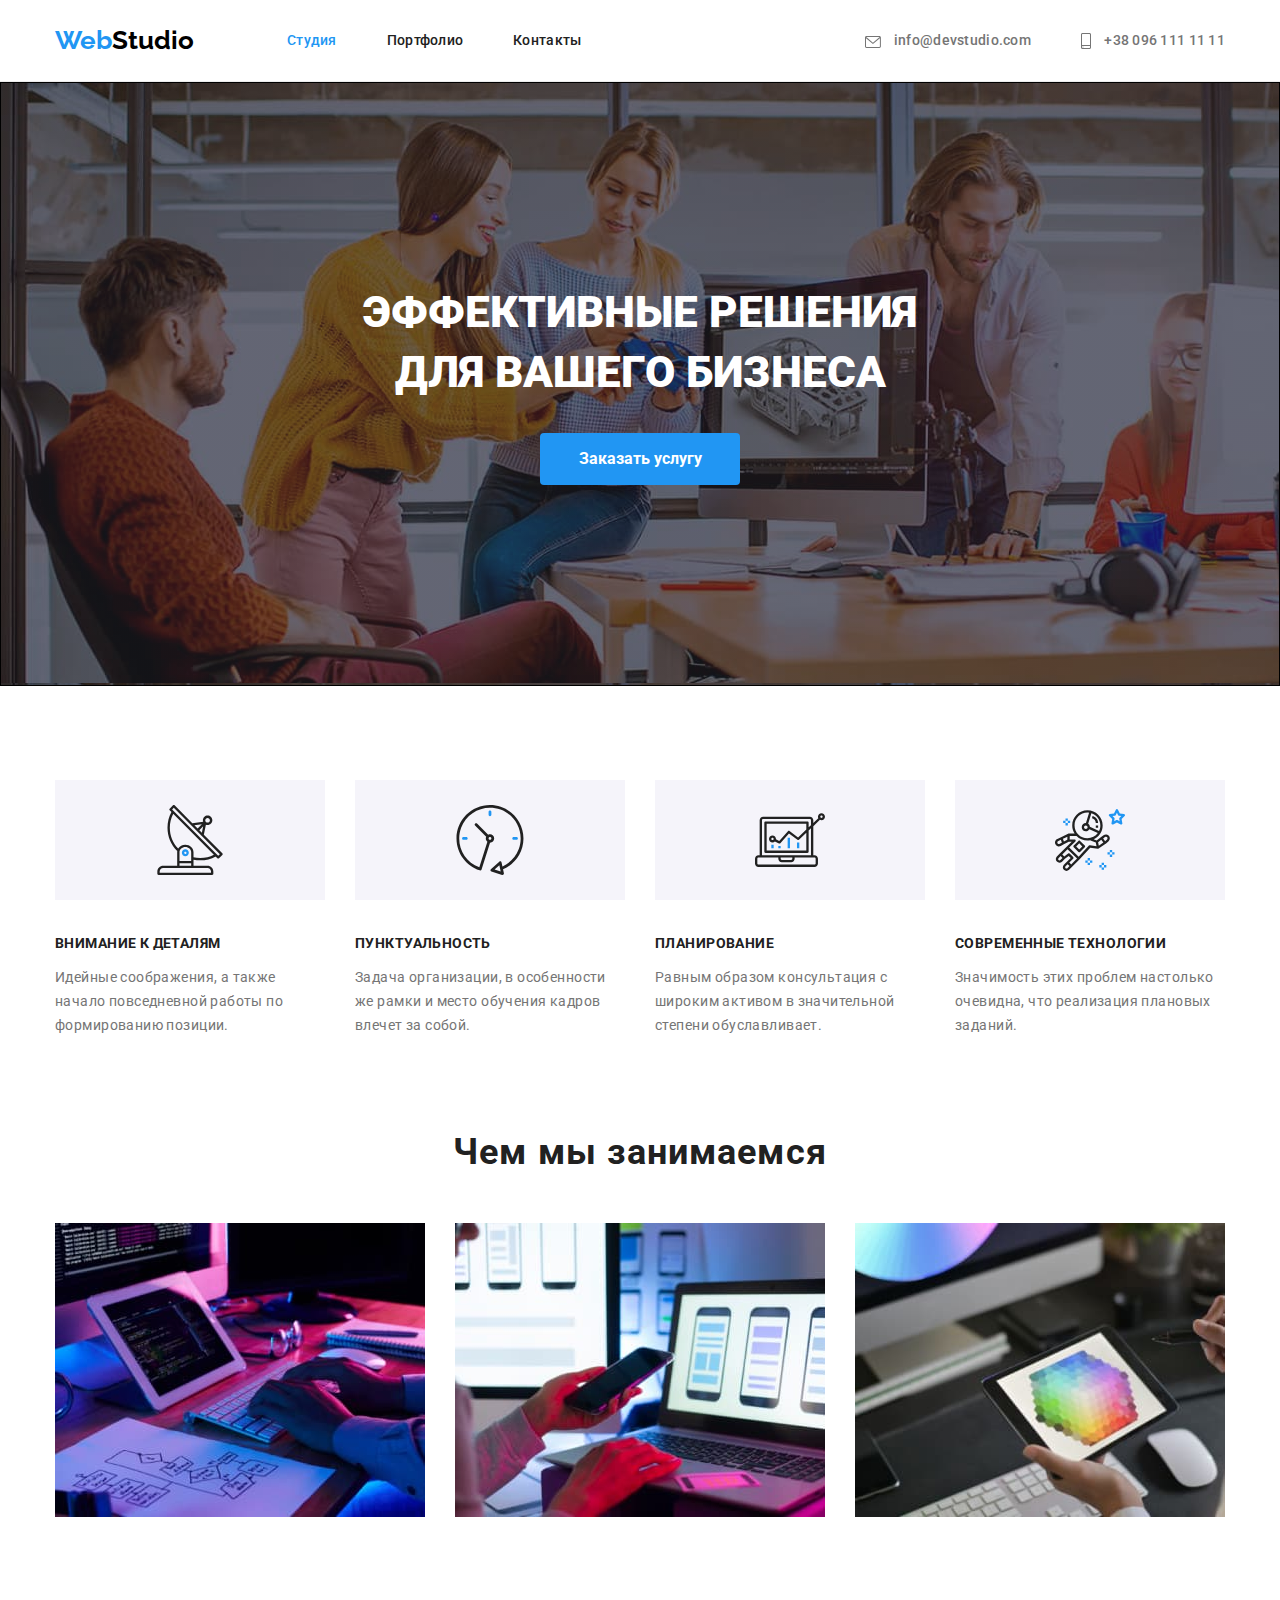
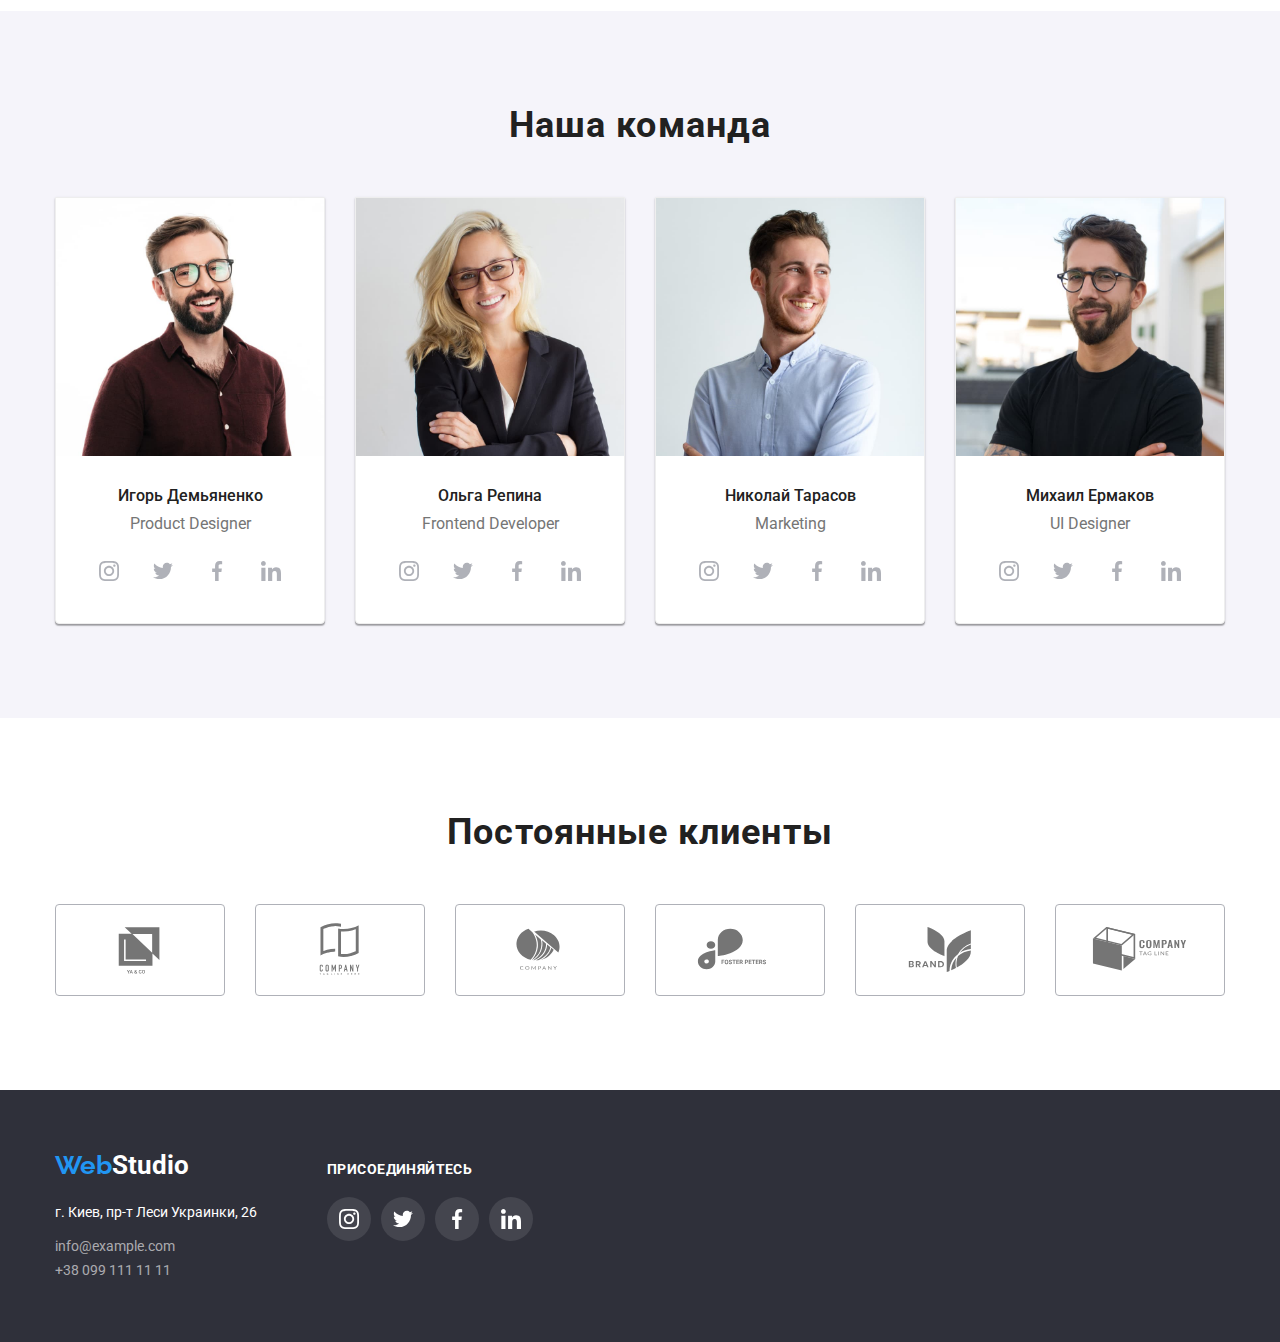
<file: index.html>
<!DOCTYPE html>
<html lang="ru">
<head>
    <link rel="stylesheet" href="https://cdnjs.cloudflare.com/ajax/libs/modern-normalize/1.1.0/modern-normalize.min.css"> 
    <meta charset="UTF-8">
    <meta http-equiv="X-UA-Compatible" content="IE=edge">
    <meta name="viewport" content="width=device-width, initial-scale=1.0">
    <title>WebStudio</title>
    <link rel="preconnect" href="https://fonts.googleapis.com">
    <link rel="preconnect" href="https://fonts.gstatic.com" crossorigin>
    <link href="https://fonts.googleapis.com/css2?family=Raleway:wght@700&family=Roboto:wght@400;500;700;900&display=swap"
        rel="stylesheet">
    <link rel="stylesheet" href="./scc/style.css">
</head>

<body class="page">

    <!--Company info section-->
  
    <header class="header">
        <div class="container">
            <nav class="header-nav">
        <a href="./" class="site-logo link"><span class="logo-blue link">Web</span>Studio</a>
        <ul class="site-nav list">
            <li class="item"><a href="./index.html" class="site-nav-link link current">Студия</a></li>
            <li class="item"><a href="./portfolio.html" class="site-nav-link link">Портфолио</a></li>
            <li class="item"><a href="" class="site-nav-link link">Контакты</a></li>
        </ul>
        </nav>
        <ul class="contact-nav list">
            <li class="item">
               <a href="mailto:info@devstudio.com" class="contact-nav-item link">
                     <svg class="contact-icon-mail contact-icon" width="16" height="12">
                        <use href="./image/sprite.svg#icon-envelope"></use>
                     </svg>
            info@devstudio.com
              </a>
            </li>
            <li class="item">
                <a href="+380961111111" class="contact-nav-item link">
                     <svg class="contact-icon-tel contact-icon" width="10" height="16">
                        <use href="./image/sprite.svg#icon-smartphone"></use>
                     </svg>
                    +38 096 111 11 11</a>
            </li>
        </ul>
        </div>
    </header>
  
   
    <!--Main section-->
<main>
    <!--Hero-->
    <section  class="hero">
        <div class="container">
        <h1  class="hero-title">Эффективные решения<br> для вашего бизнеса</h1>
        <button type="button" class="button">Заказать услугу</button>
        </div>
    </section>


    <!--Our Benefits-->
    <section class="benefits">
        <div class="container">
        <ul class="benefits-title list"> 
            <li class="list-item">
                <div class="icon-box">
                <svg class="benefits-icon" width="70" height="70">
                    <use href="./image/sprite.svg#icon-antenna"></use>
                </svg>
                </div> 
            <h3 class="benefits-title-list">Внимание к деталям</h3>
            <p class="benefits-content">Идейные соображения, а также начало повседневной работы по формированию позиции.</p>
            </li>
            <li class="list-item">
                <div class="icon-box">
                <svg class="benefits-icon" width="70" height="70">
                    <use href="./image/sprite.svg#icon-clock"></use>
                </svg>
                </div>
            <h3 class="benefits-title-list">Пунктуальность</h3>
            <p class="benefits-content">Задача организации, в особенности же рамки и место обучения кадров влечет за собой.</p>
        </li>
        <li class="list-item">
            <div class="icon-box">
            <svg class="benefits-icon" width="70" height="70">
                <use href="./image/sprite.svg#icon-diagram"></use>
            </svg>
            </div>
            <h3 class="benefits-title-list">Планирование</h3>
            <p class="benefits-content">Равным образом консультация с широким активом в значительной степени обуславливает.</p>
        </li>
        <li class="list-item">
            <div class="icon-box">
            <svg class="benefits-icon" width="70" height="70">
                <use href="./image/sprite.svg#icon-astronaut"></use>
            </svg>
            </div>
            <h3 class="benefits-title-list">Современные технологии</h3>
            <p class="benefits-content">Значимость этих проблем настолько очевидна, что реализация плановых заданий.</p>
        </li>
        </ul>
        </div>
    </section>
    


        <!--What we do-->
        <section class="our-work section">
            <div class="container">
        <h2 class="title">Чем мы занимаемся</h2>
        <ul class="work-image list" >
            <li class="item"><img src="./image/box1.jpg" alt="Работа с компьютером" width="370" class="section-title"></li>
            <li class="item"><img src="./image/box2.jpg" alt="Работа с телефоном" width="370" class="section-title"></li>
            <li class="item"><img src="./image/box3.jpg" alt="Работа с планшетом" width="370" class="section-title"></li>
        </ul>
        </div>
    </section>

    <!--Our team-->
    <section class="team section">
        <div class="container">
        <h2 class="title">Наша команда</h2>
        <ul class="team list">
            <li class="team-item">
            <img src="./image/team1.jpg" alt="Сотрудник 1" width="270">
            <div class="team-name">
            <h3 class="team-title">Игорь Демьяненко</h3>
            <p class="title-eng" lang="en">Product Designer</p>
            <ul class="team-socials socials-list list">
                <li class="socials-item">
                    <a href="" class="socials-link link">
                        <svg class="socials-icon" width="20" height="20">
                            <use href="./image/sprite.svg#icon-instagram"></use>
                        </svg>
                    </a>
                </li>
                <li class="socials-item">
                    <a href="" class="socials-link link">
                        <svg class="socials-icon" width="20" height="20">
                            <use href="./image/sprite.svg#icon-twitter"></use>
                        </svg>
                    </a>
                </li>
                <li class="socials-item">
                    <a href="" class="socials-link">
                        <svg class="socials-icon" width="20" height="20">
                            <use href="./image/sprite.svg#icon-facebook"></use>
                        </svg>
                    </a>
                </li>
                <li class="socials-item">
                    <a href="" class="socials-link">
                        <svg class="socials-icon" width="20" height="20">
                            <use href="./image/sprite.svg#icon-linkedin"></use>
                        </svg>
                    </a>
                </li>
            </ul>
            </div>
            </li>
            <li class="team-item">
                <img src="./image/team2.jpg" alt="Сотрудник 2" width="270">
                <div class="team-name">
                <h3 class="team-title">Ольга Репина</h3>
                <p class="title-eng" lang="en">Frontend Developer</p>
               <ul class="team-socials socials-list list">
                   <li class="socials-item">
                       <a href="" class="socials-link">
                    <svg class="socials-icon" width="20" height="20">
                        <use href="./image/sprite.svg#icon-instagram"></use>
                    </svg>
                    </a>
                   </li>
                <li class="socials-item">
                    <a href="" class="socials-link">
                        <svg class="socials-icon" width="20" height="20">
                            <use href="./image/sprite.svg#icon-twitter"></use>
                        </svg>
                    </a>
                </li>
                <li class="socials-item">
                    <a href="" class="socials-link">
                        <svg class="socials-icon" width="20" height="20">
                            <use href="./image/sprite.svg#icon-facebook"></use>
                        </svg>
                    </a>
                </li>
                <li class="socials-item">
                    <a href="" class="socials-link">
                        <svg class="socials-icon" width="20" height="20">
                            <use href="./image/sprite.svg#icon-linkedin"></use>
                        </svg>
                    </a>
                </li>
            </ul>
             </div>
            </li>
            <li class="team-item">
                <img src="./image/team3.jpg" alt="Сотрудник 3" width="270">
                <div class="team-name">
                <h3 class="team-title">Николай Тарасов</h3>
                <p class="title-eng" lang="en">Marketing</p>
                <ul class="team-socials socials-list list">
                    <li class="socials-item">
                        <a href="" class="socials-link link">
                            <svg class="socials-icon" width="20" height="20">
                                <use href="./image/sprite.svg#icon-instagram"></use>
                            </svg>
                        </a>
                    </li>
                    <li class="socials-item">
                        <a href="" class="socials-link link">
                            <svg class="socials-icon" width="20" height="20">
                                <use href="./image/sprite.svg#icon-twitter"></use>
                            </svg>
                        </a>
                    </li>
                    <li class="socials-item">
                        <a href="" class="socials-link link">
                            <svg class="socials-icon" width="20" height="20">
                                <use href="./image/sprite.svg#icon-facebook"></use>
                            </svg>
                        </a>
                    </li>
                    <li class="socials-item">
                        <a href="" class="socials-link link">
                            <svg class="socials-icon" width="20" height="20">
                                <use href="./image/sprite.svg#icon-linkedin"></use>
                            </svg>
                        </a>
                    </li>
                </ul>
                </div>
            </li>
            <li class="team-item">
                <img src="./image/team4.jpg" alt="Сотрудник 4" width="270">
                <div class="team-name">
                <h3 class="team-title">Михаил Ермаков</h3>
                <p class="title-eng"lang="en">UI Designer</p>
                <ul class="team-socials socials-list list">
                    <li class="socials-item">
                        <a href="" class="socials-link link">
                            <svg class="socials-icon" width="20" height="20">
                                <use href="./image/sprite.svg#icon-instagram"></use>
                            </svg>
                        </a>
                    </li>
                    <li class="socials-item">
                        <a href="" class="socials-link link">
                            <svg class="socials-icon" width="20" height="20">
                                <use href="./image/sprite.svg#icon-twitter"></use>
                            </svg>
                        </a>
                    </li>
                    <li class="socials-item">
                        <a href="" class="socials-link link">
                            <svg class="socials-icon" width="20" height="20">
                                <use href="./image/sprite.svg#icon-facebook"></use>
                            </svg>
                        </a>
                    </li>
                    <li class="socials-item">
                        <a href="" class="socials-link link">
                            <svg class="socials-icon" width="20" height="20">
                                <use href="./image/sprite.svg#icon-linkedin"></use>
                            </svg>
                        </a>
                    </li>
                </ul>
                </div>
            </li>
        </ul>
        </div>
    </section>
</main>

<!--Our Clients-->
<section class="client section">
<div class="container">
<h2 class="title">Постоянные клиенты</h2>
<ul class="client-list list">
    <li class="client-list-item">
        <a href="" class="client-link link">
            <svg class="client-icon" width="106" height="60">
                <use href="./image/sprite.svg#icon-client1"></use>
            </svg>
        </a>
    </li>
    <li class="client-list-item">
        <a href="" class="client-link link">
            <svg class="client-icon" width="106" height="60">
                <use href="./image/sprite.svg#icon-client2"></use>
            </svg>
        </a>
    </li>
    <li class="client-list-item">
        <a href="" class="client-link link">
            <svg class="client-icon" width="106" height="60">
                <use href="./image/sprite.svg#icon-client3"></use>
            </svg>
        </a>
    </li>
    <li class="client-list-item">
        <a href="" class="client-link link">
            <svg class="client-icon" width="106" height="60">
                <use href="./image/sprite.svg#icon-client4"></use>
            </svg>
        </a>
    </li>
    <li class="client-list-item">
        <a href="" class="client-link link">
            <svg class="client-icon" width="106" height="60">
                <use href="./image/sprite.svg#icon-client5"></use>
            </svg>
        </a>
    </li>
    <li class="client-list-item">
        <a href="" class="client-link link">
            <svg class="client-icon" width="106" height="60">
                <use href="./image/sprite.svg#icon-client6"></use>
            </svg>
        </a>
    </li>

</ul>
</div>
</section>

<!--Footer-->
    <footer class="footer section">
        <!--Company Contacts-->
        <div class="container footer-container">
            <div class="footer-contact">
           <a href="./index.html" class="footer-logo link"><span class="logo-blue">Web</span>Studio</a>
           <address>
                <a href="https://goo.gl/maps/cJGYPFcAXHMfUzg28" target="_blank" rel="noopener noreferrer"
                    class="address-map link">г. Киев, пр-т Леси Украинки, 26</a>
                <ul class="address list">
                    <li class="footer-mail"><a href="mailto:info@example.com"
                            class="address-link-mail link">info@example.com</a>
                    </li>
                    <li class="footer-tel"><a href="+380991111111" class="address-link-tel link">+38 099 111 11 11</a>
                    </li>
                </ul>
            </address>
        </div>
        <div class="footer-socials-box">
            <h2 class="footer-socials-title">присоединяйтесь</h2>
            <ul class="footer-socials  list">
                <li class="footer-socials-item">
                    <a href="" class="footer-socials-link link">
                        <svg class="footer-socials-icon" width="20" height="20">
                            <use href="./image/sprite.svg#icon-instagram"></use>
                        </svg>
                    </a>
                </li>
                <li class="footer-socials-item">
                    <a href="" class="footer-socials-link link">
                        <svg class="footer-socials-icon" width="20" height="20">
                            <use href="./image/sprite.svg#icon-twitter"></use>
                        </svg>
                    </a>
                </li>
                <li class="footer-socials-item">
                    <a href="" class="footer-socials-link link">
                        <svg class="footer-socials-icon" width="20" height="20">
                            <use href="./image/sprite.svg#icon-facebook"></use>
                        </svg>
                    </a>
                </li>
                <li class="footer-socials-item">
                    <a href="" class="footer-socials-link link">
                        <svg class="footer-socials-icon" width="20" height="20">
                            <use href="./image/sprite.svg#icon-linkedin"></use>
                        </svg>
                    </a>
                </li>
            </ul>
          </div> 
        </div>
    </div>
    </footer>
</body>
</html>
</file>
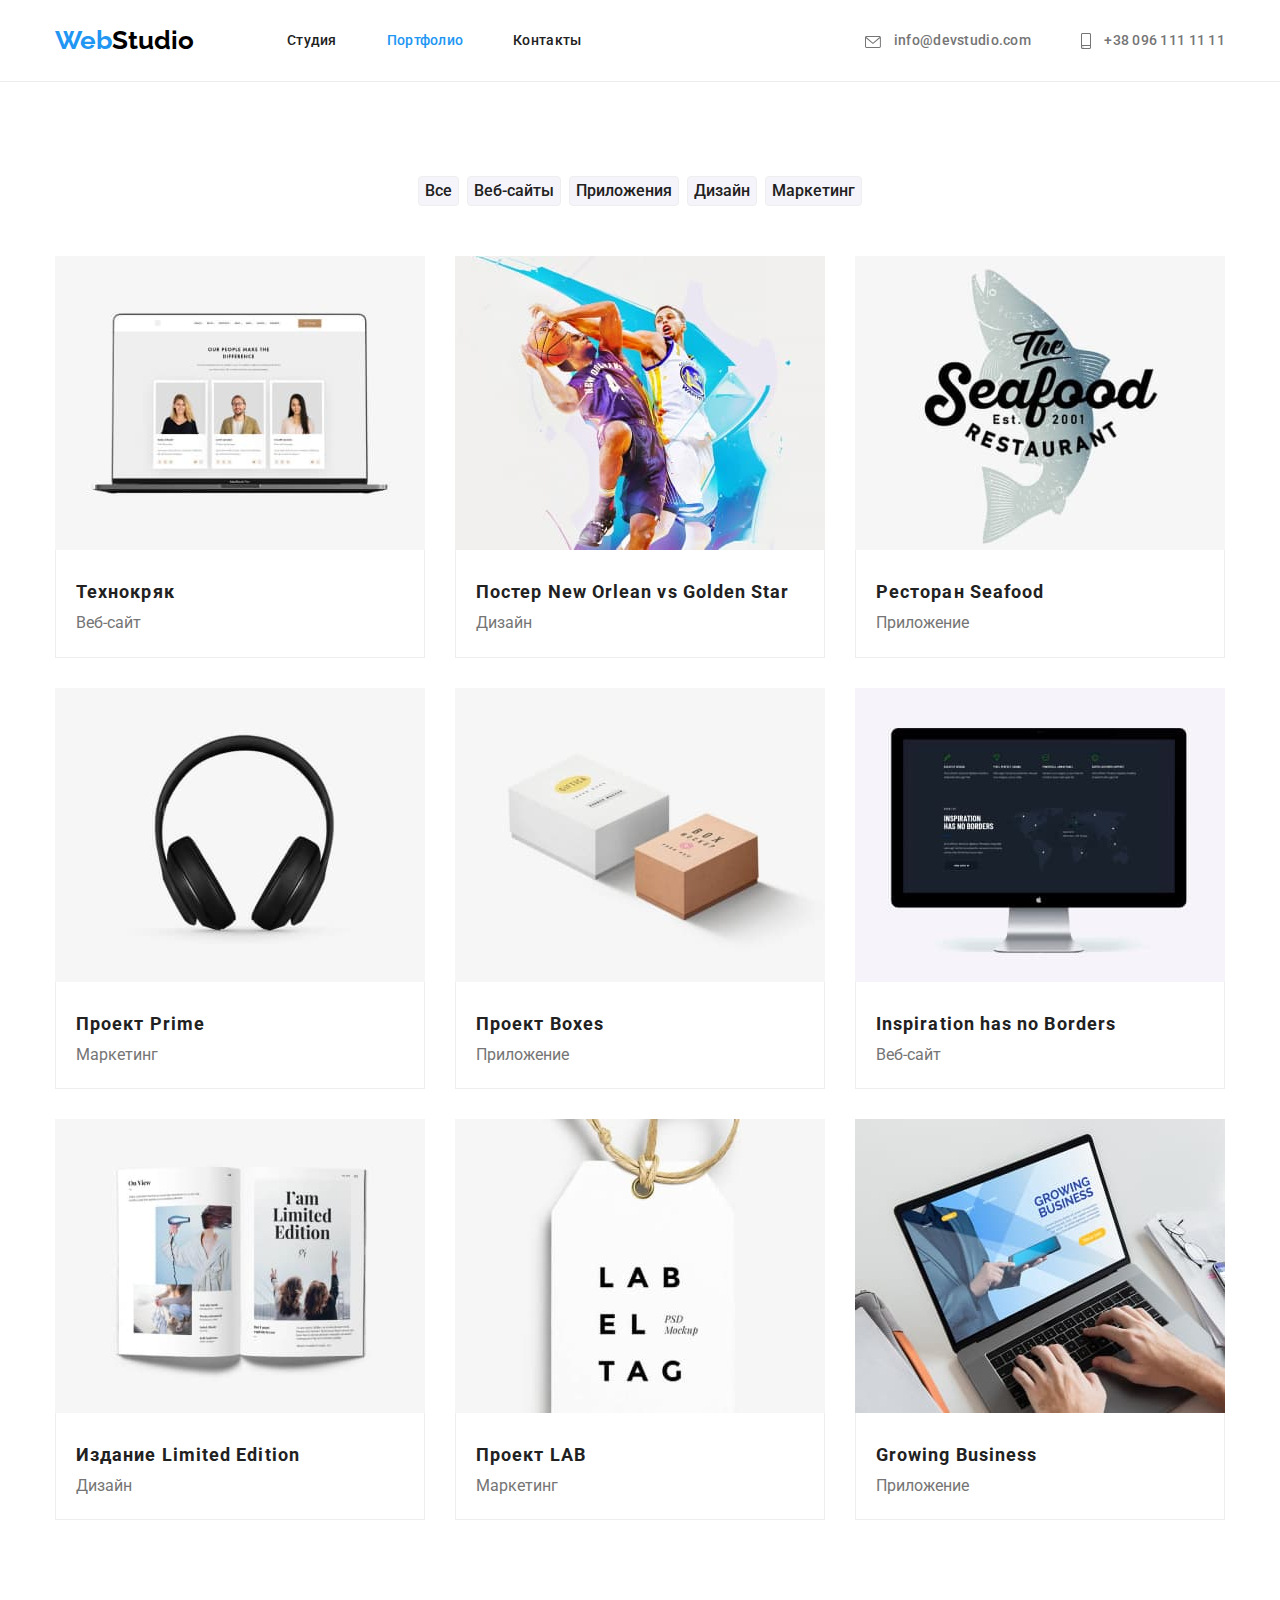
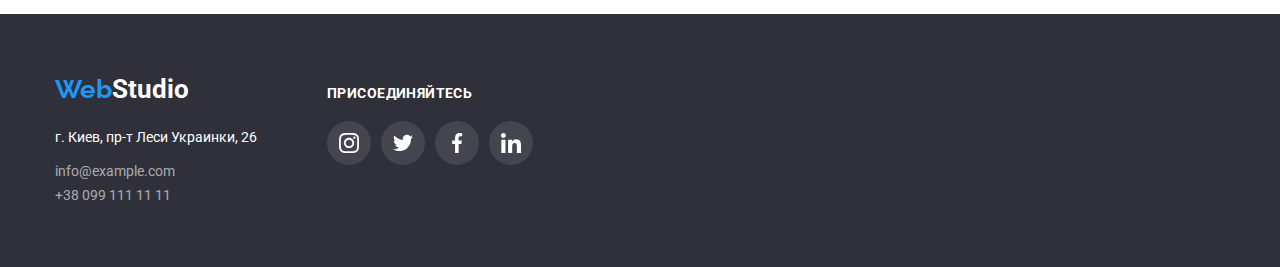
<file: portfolio.html>
<!DOCTYPE html>
<html lang="ru">

<head>
    <link rel="stylesheet"
        href="https://cdnjs.cloudflare.com/ajax/libs/modern-normalize/1.1.0/modern-normalize.min.css">
    <meta charset="UTF-8">
    <meta http-equiv="X-UA-Compatible" content="IE=edge">
    <meta name="viewport" content="width=device-width, initial-scale=1.0">
    <title>WebStudio</title>
    <link rel="preconnect" href="https://fonts.googleapis.com">
    <link rel="preconnect" href="https://fonts.gstatic.com" crossorigin>
    <link href="https://fonts.googleapis.com/css2?family=Raleway:wght@700&family=Roboto:wght@400;500;700;900&display=swap"
        rel="stylesheet">
    <link rel="stylesheet" href="./scc/style.css">
</head>

<body class="page">

<!--Company info section-->

<header class="header">
    <div class="container">
        <nav class="header-nav">
            <a href="./" class="site-logo link"><span class="logo-blue link">Web</span>Studio</a>
            <ul class="site-nav list">
                <li class="item"><a href="./index.html" class="site-nav-link link">Студия</a></li>
                <li class="item"><a href="./portfolio.html" class="site-nav-link current link">Портфолио</a></li>
                <li class="item"><a href="" class="site-nav-link link">Контакты</a></li>
            </ul>
        </nav>
        <ul class="contact-nav list">
            <li class="item">
                <a href="mailto:info@devstudio.com" class="contact-nav-item link">
                    <svg class="contact-icon-mail contact-icon" width="16" height="12">
                        <use href="./image/sprite.svg#icon-envelope"></use>
                    </svg>
                    info@devstudio.com
                </a>
            </li>
            <li class="item">
                <a href="+380961111111" class="contact-nav-item link">
                    <svg class="contact-icon-tel contact-icon" width="10" height="16">
                        <use href="./image/sprite.svg#icon-smartphone"></use>
                    </svg>
                    +38 096 111 11 11</a>
            </li>
        </ul>
    </div>
</header>
<!--Main section-->
<main>
    <h1 hidden>Портфолио</h1>

<!--Navigation-->
<section class="section">
    <div class="portfolio-container">
    <ul class="button-list list">
        <li class="btn-item"><button type="button" class="button-item">Все</button></li>
        <li class="btn-item"><button type="button" class="button-item">Веб-сайты</button></li>
        <li class="btn-item"><button type="button" class="button-item">Приложения</button></li>
        <li class="btn-item"><button type="button" class="button-item">Дизайн</button></li>
        <li class="btn-item"><button type="button" class="button-item">Маркетинг</button></li>
    </ul>
    <ul class="portfolio list">
        <li class="portfolio-item">
            <a href="" class="portfolio-link link">
            <img class="portfolio-photo" src="./image/portfolio1.jpg" alt="Ноутбук" width="370">
            <div class="portfolio-card">
            <h2 class="portfolio-title">Технокряк</h2>
            <p class="portfolio-text">Веб-сайт</p>
            </div>
            </a>
        </li>
        <li class="portfolio-item">
            <a href="" class="portfolio-link link">
            <img class="portfolio-photo" src="./image/portfolio2.jpg" alt="Баскетболисты" width="370">
            <div class="portfolio-card">  
            <h2 class="portfolio-title">Постер New Orlean vs Golden Star</h2>
            <p class="portfolio-text">Дизайн</p>
            </div>
            </a>
        </li>
        <li class="portfolio-item">
            <a href="" class="portfolio-link link">
            <img class="portfolio-photo" src="./image/portfolio3.jpg" alt="Рыбный ресторан" width="370">
            <div class="portfolio-card">
            <h2 class="portfolio-title">Ресторан Seafood</h2>
            <p class="portfolio-text">Приложение</p>
            </div>
            </a>
        
        </li>
        <li class="portfolio-item">
            <a href="" class="portfolio-link link">
            <img class="portfolio-photo" src="./image/portfolio4.jpg" alt="Наушники" width="370">
            <div class="portfolio-card">
            <h2 class="portfolio-title">Проект Prime</h2>
            <p class="portfolio-text">Маркетинг</p>
            </div>
            </a>
        </li>
        <li class="portfolio-item">
            <a href="" class="portfolio-link link">
            <img class="portfolio-photo" src="./image/portfolio5.jpg" alt="Коробки" width="370">
            <div class="portfolio-card">
            <h2 class="portfolio-title">Проект Boxes</h2>
            <p class="portfolio-text">Приложение</p>
            </div>
            </a>
        </li>
        <li class="portfolio-item">
            <a href="" class="portfolio-link link">
            <img class="portfolio-photo" src="./image/portfolio6.jpg" alt="Монитор" width="370">
            <div class="portfolio-card">
            <h2 class="portfolio-title">Inspiration has no Borders</h2>
            <p class="portfolio-text">Веб-сайт</p>
            </div>
            </a>
        </li>
        <li class="portfolio-item">
            <a href="" class="portfolio-link link">
            <img class="portfolio-photo" src="./image/portfolio7.jpg" alt="Журнал" width="370">
            <div class="portfolio-card">
            <h2 class="portfolio-title">Издание Limited Edition</h2>
            <p class="portfolio-text">Дизайн</p>
            </div>
            </a>
        </li>
        <li class="portfolio-item">
            <a href="" class="portfolio-link link">
            <img class="portfolio-photo" src="./image/portfolio8.jpg" alt="Этикетка" width="370">
            <div class="portfolio-card">
            <h2 class="portfolio-title">Проект LAB</h2>
            <p class="portfolio-text">Маркетинг</p>
            </div>
            </a>
        </li>
        <li class="portfolio-item">
            <a href="" class="portfolio-link link">
            <img class="portfolio-photo" src="./image/portfolio9.jpg" alt="Печатает на ноутбуке" width="370">
            <div class="portfolio-card">
            <h2 class="portfolio-title">Growing Business</h2>
            <p class="portfolio-text">Приложение</p>
            </div>
            </a>
        </li>
    </ul>
    </div>
</section>
</main>


<!--Footer-->
<footer class="footer section">
    <!--Company Contacts-->
    <div class="container footer-container">
        <div class="footer-contact">
            <a href="./index.html" class="footer-logo link"><span class="logo-blue">Web</span>Studio</a>
            <address>
                <a href="https://goo.gl/maps/cJGYPFcAXHMfUzg28" target="_blank" rel="noopener noreferrer"
                    class="address-map link">г. Киев, пр-т Леси Украинки, 26</a>
                <ul class="address list">
                    <li class="footer-mail"><a href="mailto:info@example.com"
                            class="address-link-mail link">info@example.com</a>
                    </li>
                    <li class="footer-tel"><a href="+380991111111" class="address-link-tel link">+38 099 111 11 11</a>
                    </li>
                </ul>
            </address>
        </div>
        <div class="footer-socials-box">
            <h2 class="footer-socials-title">присоединяйтесь</h2>
            <ul class="footer-socials  list">
                <li class="footer-socials-item">
                    <a href="" class="footer-socials-link link">
                        <svg class="footer-socials-icon" width="20" height="20">
                            <use href="./image/sprite.svg#icon-instagram"></use>
                        </svg>
                    </a>
                </li>
                <li class="footer-socials-item">
                    <a href="" class="footer-socials-link link">
                        <svg class="footer-socials-icon" width="20" height="20">
                            <use href="./image/sprite.svg#icon-twitter"></use>
                        </svg>
                    </a>
                </li>
                <li class="footer-socials-item">
                    <a href="" class="footer-socials-link link">
                        <svg class="footer-socials-icon" width="20" height="20">
                            <use href="./image/sprite.svg#icon-facebook"></use>
                        </svg>
                    </a>
                </li>
                <li class="footer-socials-item">
                    <a href="" class="footer-socials-link link">
                        <svg class="footer-socials-icon" width="20" height="20">
                            <use href="./image/sprite.svg#icon-linkedin"></use>
                        </svg>
                    </a>
                </li>
            </ul>
        </div>
    </div>
    </div>
</footer>
</body>

</html>
</file>
<file: scc/style.css>
:root {
  --primary-text-color: #757575;
  --title-text-color: #212121;
  --accent-color: #2196f3;
  --primary-white-color: #ffff;
  --primary-bg-color: #f5f4fa;
}

p,
h1,
h2,
h3,
h4,
h5,
h6 {
  margin-top: 0;
  margin-bottom: 0;
}

ul {
  margin-top: 0;
  margin-bottom: 0;
  padding-left: 0;
}
body {
  font-family: "Roboto", sans-serif;
  color: #dbd1d1;
}

.list {
  padding: 0;
  margin-top: 0;
  margin-bottom: 0;
  list-style: none;
}

.link {
  text-decoration: none;
}

.page {
  color: var(--primary-text-color);
}

.section {
  padding-top: 94px;
  padding-bottom: 94px;
}
.title {
  margin-top: 0;
  margin-bottom: 50px;
  font-weight: 700;
  font-size: 36px;
  line-height: 1, 66;
  text-align: center;
  letter-spacing: 0.03em;
  color: var(--title-text-color);
}
.container {
  margin: 0 auto;
  width: 1200px;
  padding-left: 15px;
  padding-right: 15px;
}
img {
  display: block;
  max-width: 100%;
}
/*-----------Header---------- */
.header {
  background-color: rgba(255, 255, 255, 1);
  border-bottom: 1px solid #ececec;
}

.header .container {
  display: flex;
}

.header-nav {
  display: flex;
  align-items: center;
}

.site-nav {
  display: flex;
}

.site-logo {
  margin-right: 93px;
}

.site-logo {
  color: #000000;
  font-family: Raleway;
  font-weight: 700;
  font-size: 26px;
  line-height: 1.19;
}

.logo-blue {
  color: var(--accent-color);
  font-family: Raleway;
  font-weight: 700;
  font-size: 26px;
  line-height: 1.19;
}

.site-nav-link {
  font-weight: 500;
  font-size: 14px;
  line-height: 1.19;
  letter-spacing: 0.02em;
  display: block;
  padding-top: 32px;
  padding-bottom: 32px;
  margin-right: 50px;
  color: var(--title-text-color);
}

.site-nav .site-nav-link:hover,
.site-nav .site-nav-link:focus {
  color: var(--accent-color);
}

.site-nav .item:last-child {
  margin: 0;
}
.current {
  color: var(--accent-color);
}

.contact-nav .item {
  margin-right: 50px;
}
.contact-nav .item:last-child {
  margin: 0;
}
.contact-nav {
  margin-left: auto;
  display: flex;
}
.contact-nav .contact-nav-item {
  display: block;
  padding-top: 32px;
  padding-bottom: 32px;
  margin: 0;
  font-weight: 500;
  font-size: 14px;
  line-height: 1.19;
  letter-spacing: 0.02em;
  color: var(--primary-text-color);
}
.contact-nav :hover,
.contact-nav :focus {
  color: var(--accent-color);
}
.contact-nav {
  display: flex;
  align-items: center;
}

.contact-nav-item:hover .contact-icon,
.contact-nav-item:focus .contact-icon {
  fill: var(--accent-color);
}
.contact-icon {
  vertical-align: middle;
  margin-right: 10px;
  fill: var(--primary-text-color);
}

/*-------------------Main--------- */
.hero {
  max-width: 1600px;
  padding-bottom: 200px;
  padding-top: 200px;
  background-repeat: no-repeat;
  background-position: center;
  background: #c4c4c4;
  border: 1px solid #000000;
  margin: auto;
  text-align: center;
  background-image: linear-gradient(
      rgba(47, 48, 58, 0.4),
      rgba(47, 48, 58, 0.4)
    ),
    url("../image/herobackground.jpg");
}

.hero-title {
  margin-bottom: 30px;
  font-weight: 900;
  font-size: 44px;
  text-transform: uppercase;
  line-height: 1.36;
  color: #ffff;
}

.button {
  align-items: center;
  border: 1px solid transparent;
  text-align: center;
  min-width: 200px;
  padding: 10px 32px;
  border-radius: 4px;
  font-weight: 700;
  font-size: 16px;
  line-height: 1.87;
  background-color: var(--accent-color);
  color: var(--primary-white-color);
}

.button:hover,
.button:focus {
  background-color: #188ce8;
}

.benefits {
  padding-top: 94px;
}
.icon-box {
  width: 100%;
  height: 100%;
  display: flex;
  justify-content: center;
  align-items: center;
  height: 120px;
  width: 270px;
  margin-bottom: 30px;
  background-color: var(--primary-bg-color);
}

.benefits-title {
  display: flex;
  justify-content: space-between;
  padding-left: 0;
}
.list-item {
  margin-right: 30px;
  width: 270px;
}

.benefits-title-list {
  padding-top: 0;
  margin-bottom: 10px;
  font-weight: bold;
  font-size: 14px;
  line-height: 1.9;
  letter-spacing: 0.03em;
  text-transform: uppercase;
  color: var(--title-text-color);
}

.list-item:last-child {
  margin-right: 0;
}

.benefits-content {
  font-size: 14px;
  line-height: 1.7;
  letter-spacing: 0.03em;
  color: var(--primary-text-color);
}

/*----- Our work------- */
.our-work {
  margin-top: 0;
}
.work-image {
  display: flex;
}
.work-image .item {
  width: 370px;
  margin-right: 30px;
}
.work-image .item:last-child {
  margin-right: 0;
}

/* --------Our Team----------- */

.team {
  background-color: #f5f4fa;
}
.team-name {
  padding-top: 30px;
  padding-bottom: 30px;
}
.team-title {
  margin-bottom: 10px;
  text-align: center;
  font-weight: 500;
  font-size: 16px;
  line-height: 1.19;
  color: var(--title-text-color);
}

.title-eng {
  text-align: center;
  margin-bottom: 16px;
}

.team {
  display: flex;
}

.team-item {
  width: 270px;
  margin-right: 30px;
  border: 1px solid #eeeeee;
  background-color: #ffffff;
  border-bottom-left-radius: 4px;
  border-bottom-right-radius: 4px;
  box-shadow: 0px 1px 3px rgba(0, 0, 0, 0.12), 0px 1px 1px rgba(0, 0, 0, 0.14),
    0px 2px 1px rgba(0, 0, 0, 0.2);
}
/* .team .team-item {
  flex-basis: calc(100% / 4-30px);
  margin-right: 30px; */

.team .team-item:last-child {
  margin-right: 0;
}

.socials-item {
  margin-right: 10px;
}
.socials-item:last-child {
  margin-right: 0;
}

.socials-item {
  width: 44px;
  height: 44px;
}
.socials-list {
  display: flex;
  justify-content: center;
}

.socials-link {
  width: 100%;
  height: 100%;
  display: flex;
  align-items: center;
  justify-content: center;
  border-radius: 50%;
  background-color: #ffffff;
}
.socials-link:hover,
.socials-link:focus {
   background-color: var(--accent-color);
}
.socials-link:hover .socials-icon,
.socials-link:focus .socials-icon {
  fill: #ffffff;
}
.socials-icon {
  fill: #afb1b8;
}

/* Our Clients */

.client-list {
  display: flex;
  justify-content: center;
}
.client-list-item {
  border: 1px solid #afb1b8;
  border-radius: 4px;
  width: 170px;
  height: 92px;
}
.client-link {
  width: 100%;
  height: 100%;
  display: flex;
  align-items: center;
  justify-content: center;
}
.client-list-item {
  margin-right: 30px;
}
.client-list-item:last-child {
  margin-right: 0;
}

.client-icon {
  fill: var(--primary-text-color);
}
.client-list-item:hover,
.client-list-item:focus {
  border-color: var(--accent-color);
}
.client-link:hover,
.client-link:focus {
  color: var(--title-text-color);
}
.client-link:hover .client-icon,
.client-link:focus .client-icon {
  fill: var(--accent-color);
}
/* Footer */
.footer {
  background-color: #2f303a;
  padding-top: 60px;
  padding-bottom: 60px;
}

.footer-logo {
  display: block;
  margin-bottom: 20px;
  font-weight: bold;
  font-size: 26px;
  line-height: 1.19;
  color: #ffffff;
}
.address-map {
  display: block;
  margin-bottom: 10px;
  font-size: 14px;
  line-height: 24px;
  font-style: normal;
  color: #ffffff;
}
/* .adrress {
  display: block;
} */

.address-link-mail {
  margin-bottom: 10px;
  font-size: 14px;
  line-height: 24px;
  font-style: normal;
  color: rgba(255, 255, 255, 0.6);
}
.address-link-tel {
  font-size: 14px;
  line-height: 24px;
  font-style: normal;
  color: rgba(255, 255, 255, 0.6);
}

.address-link-tel .address-link-mail:hover,
.address-link-tel .adress-link-mail:focus {
  color: var(--accent-color);
}

.footer-container {
  display: flex;
  align-items: baseline;
}
.footer-contact {
  margin-right: 70px;
}
.footer-socials-title {
  margin-bottom: 20px;
  font-weight: bold;
  font-size: 14px;
  line-height: 16px;
  letter-spacing: 0.03em;
  text-transform: uppercase;
  color: #ffffff;
}
.footer-socials-item {
  width: 44px;
  height: 44px;
}
.footer-socials-item {
  margin-right: 10px;
}
.footer-socials-item:last-child {
  margin-right: 0;
}
.footer-socials {
  display: flex;
}
.footer-socials-link {
  width: 100%;
  height: 100%;
  display: flex;
  align-items: center;
  justify-content: center;
  border-radius: 50%;
  background-color: rgba(255, 255, 255, 0.1);
  transition: background-color var(--time-aniamtion) var(--cubic-bezier);
}
.footer-socials-link:hover,
.footer-socials-link:focus {
  background-color: var(--accent-color);
}
.footer-socials-link:hover .footer-socials-icon,
.footer-socials-link:focus .footer-socials-icon {
  fill: #ffffff;
}
.footer-socials-icon {
  fill: #ffffff;
}

/* -----Portfolio------ */
.portfolio-container {
  width: 1200px;
  padding-left: 15px;
  padding-right: 15px;
  margin-left: auto;
  margin-right: auto;
}

.button-list {
  display: flex;
  justify-content: center;
  margin-bottom: 50px;
}

.btn-item {
  margin-right: 8px;
}
.btn-item:last-child {
  margin-right: 0;
}
.button-item {
  font-weight: 500;
  font-size: 16px;
  line-height: 1.62;
  border-radius: 4px;

  background-color: #f5f4fa;
  border: 1px solid #eeeeee;
  color: var(--title-text-color);
  cursor: pointer;
}

.button-item:hover,
.button-item:focus {
  color: #ffffff;
  background-color: var(--accent-color);
  box-shadow: 0px 3px 1px rgba(0, 0, 0, 0.1), 0px 1px 2px rgba(0, 0, 0, 0.08),
    0px 2px 2px rgba(0, 0, 0, 0.12);
}

.portfolio {
  margin: 0;
  padding: 0;
  list-style: none;

  display: flex;
  flex-wrap: wrap;
  margin-left: -30px;
  margin-top: -30px;
}

.portfolio-item {
  display: block;
  box-sizing: border-box;
  flex-basis: calc(100% / 3 - 30px);
  margin-left: 30px;
  margin-top: 30px;
  max-width: 370px;
}
.portfolio-link {
  display: block;
}
.portfolio-card {
  background-color: #ffffff;
  padding-left: 20px;
  padding-right: 20px;
  padding-top: 24px;
  padding-bottom: 24px;
  border-right: 1px solid #eeeeee;
  border-left: 1px solid #eeeeee;
  border-bottom: 1px solid #eeeeee;
}

.portfolio-link:hover,
.portfolio-link:focus {
  box-shadow: 0px 1px 1px rgba(0, 0, 0, 0.12), 0px 4px 4px rgba(0, 0, 0, 0.06),
    1px 4px 6px rgba(0, 0, 0, 0.16);
}

.portfolio-title {
  margin-bottom: 4px;
  font-weight: bold;
  font-size: 18px;
  line-height: 2;
  letter-spacing: 0.06em;
  color: var(--title-text-color);
}

.portfolio-text {
  color: var(--primary-text-color);
}

.footer-content {
  display: flex;
}
</file>
